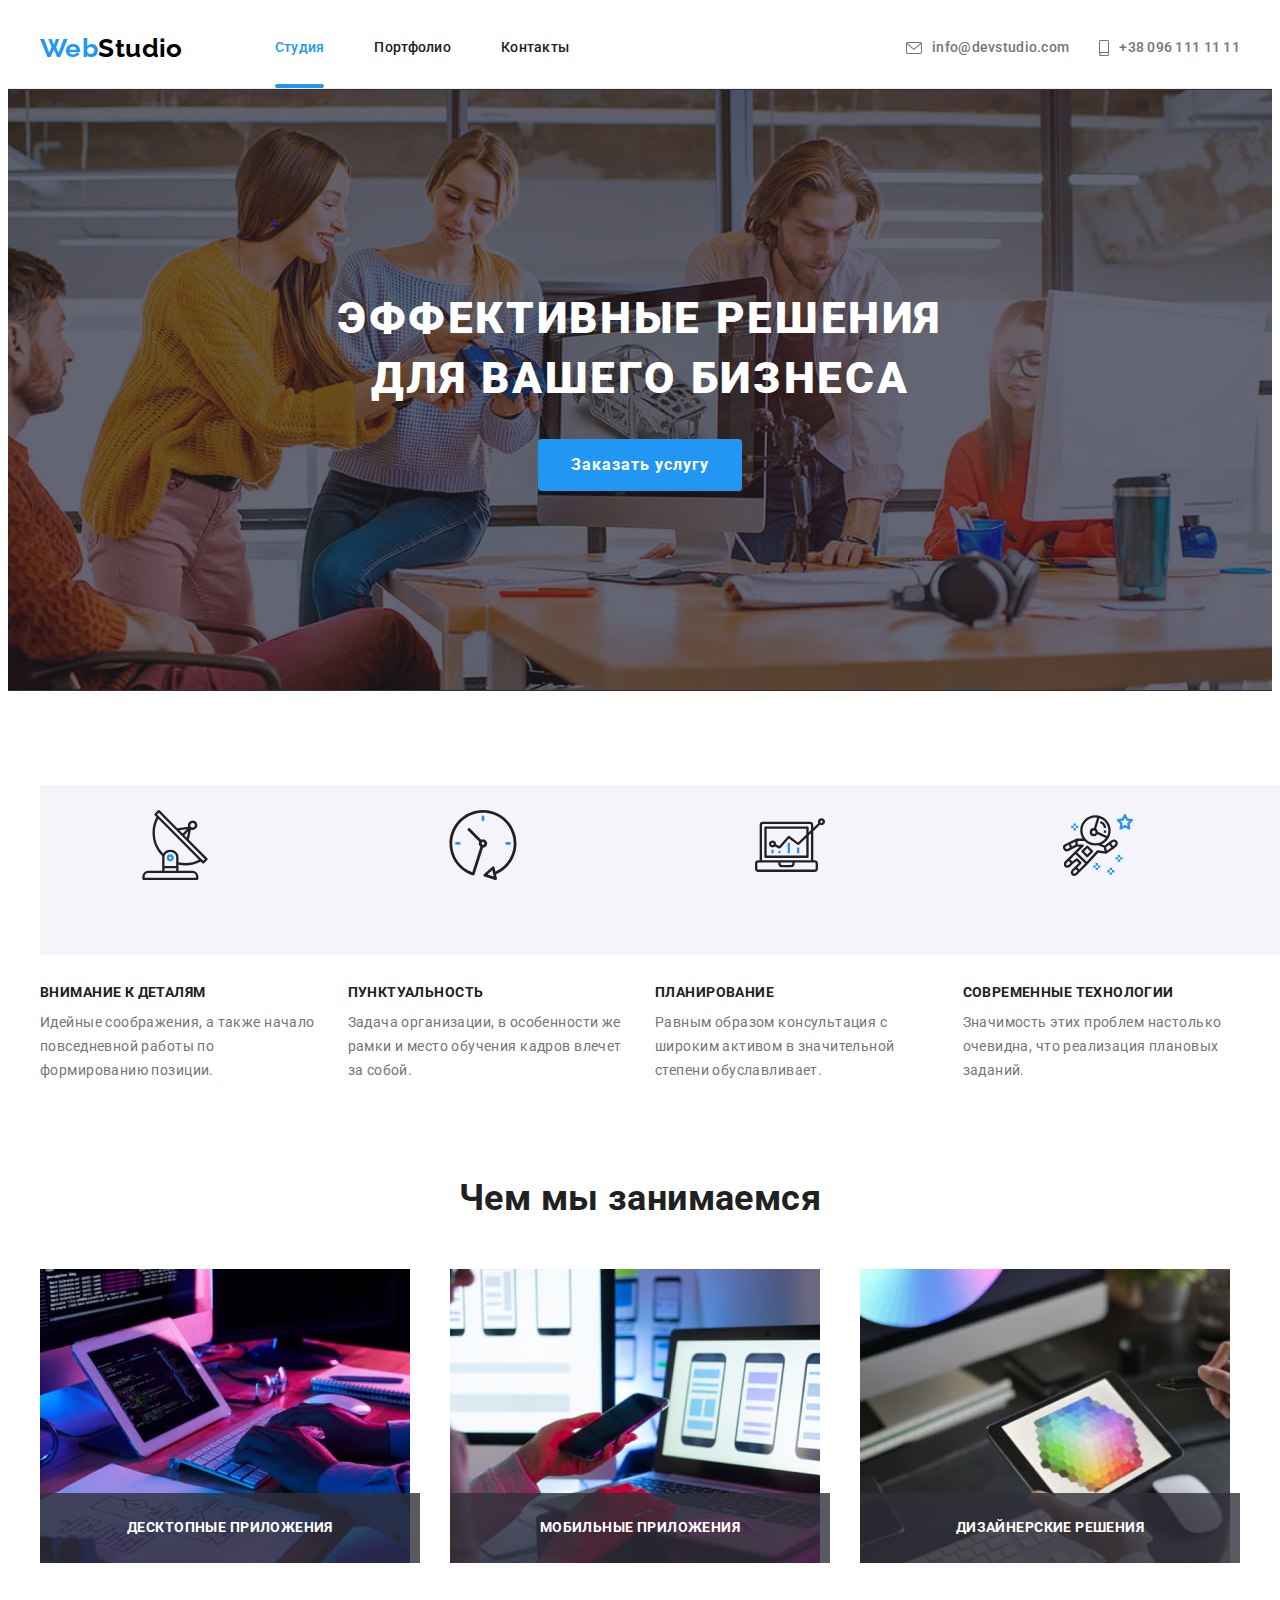
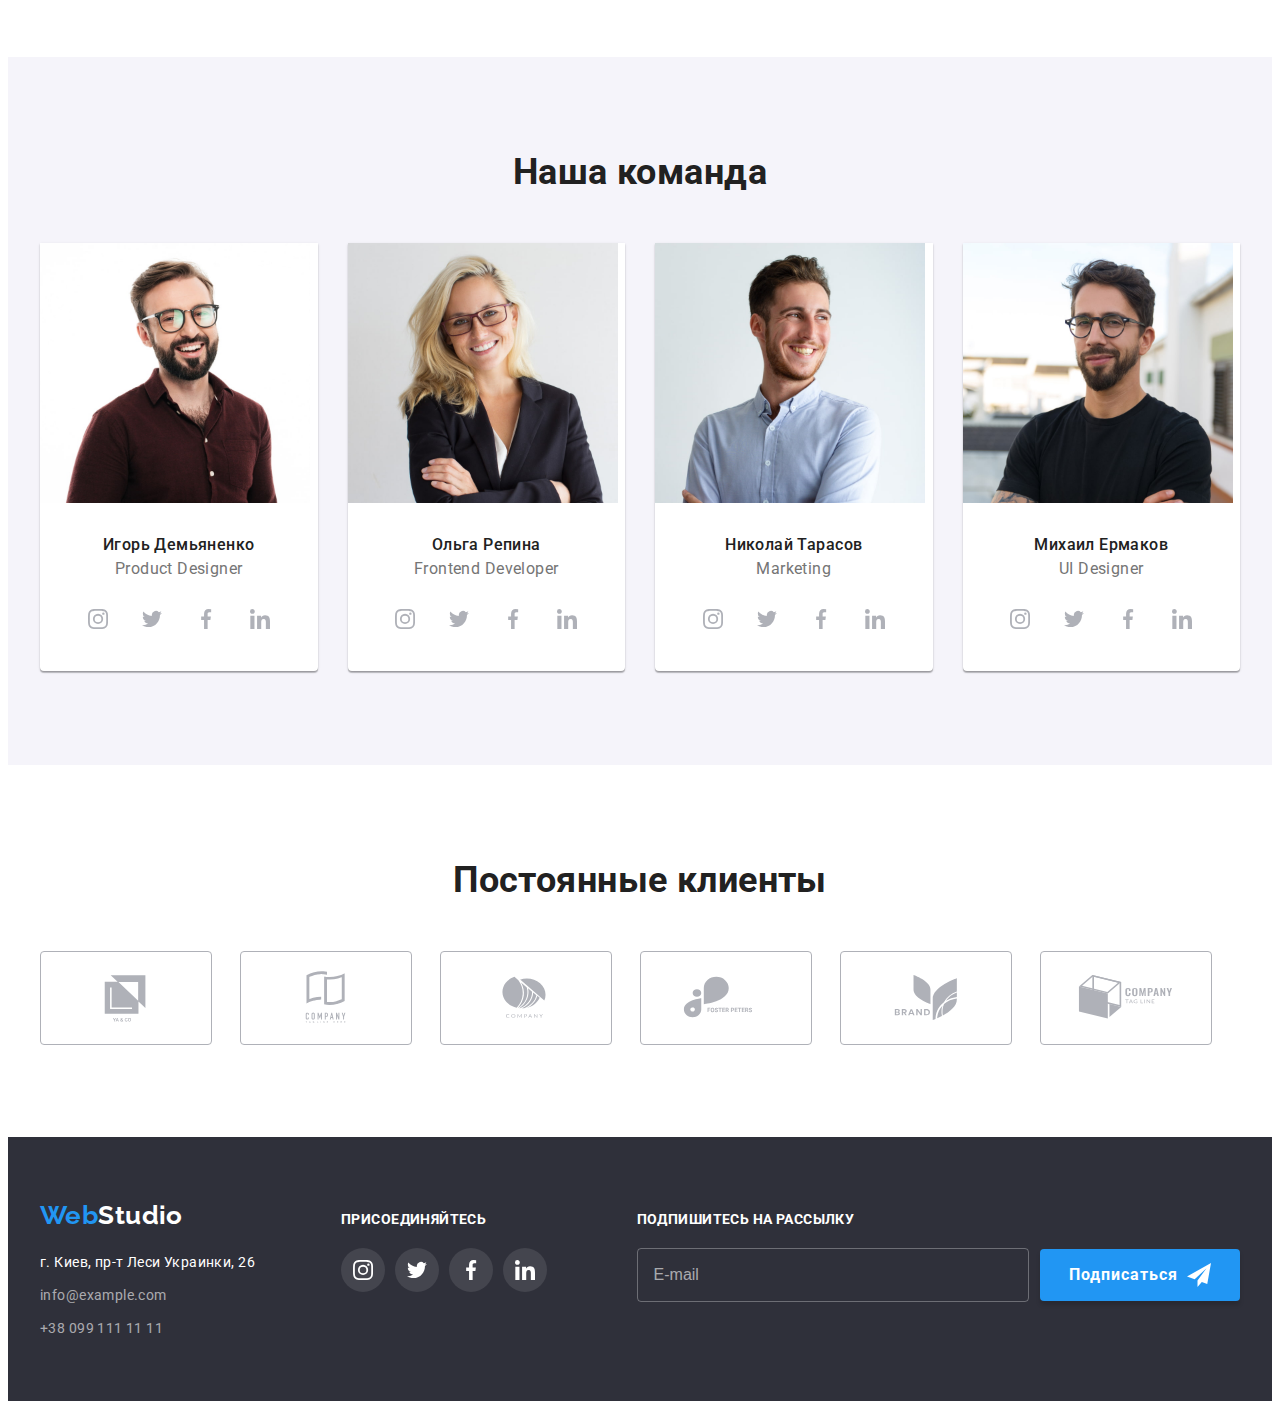
<file: index.html>
<!DOCTYPE html>
<html lang="ru">
<head>
    <meta charset="UTF-8">
    <meta http-equiv="X-UA-Compatible" content="IE=edge">
    <meta name="viewport" content="width=device-width, initial-scale=1.0">
    <title>Студія</title>
    <link rel="preconnect" href="https://fonts.googleapis.com">
    <link rel="preconnect" href="https://fonts.gstatic.com" crossorigin>
    <link href="https://fonts.googleapis.com/css2?family=Raleway:wght@700&family=Roboto:wght@400;500;700;900&display=swap" rel="stylesheet">
    <link 
        rel="stylesheet" 
        href="https://cdnjs.cloudflare.com/ajax/libs/modern-normalize/1.1.0/modern-normalize.min.css" 
        integrity="sha512-wpPYUAdjBVSE4KJnH1VR1HeZfpl1ub8YT/NKx4PuQ5NmX2tKuGu6U/JRp5y+Y8XG2tV+wKQpNHVUX03MfMFn9Q==" 
        crossorigin="anonymous" 
        referrerpolicy="no-referrer" 
    />
    <link rel="stylesheet" href="./css/styles.css">
</head>
<body>
    <!-- Шапка -->
    <header class="page-header">
        <div class="container">
            <nav class="main-nav">
                <!-- Логотип -->
                <a href="./index.html" class="logo link"><span class="begin">Web</span><span class="end">Studio</span></a>

                <!-- Меню -->
                <ul class="site-nav list">
                    <li class="site-nav-item"><a href="./index.html" class="link current">Студия</a></li>
                    <li class="site-nav-item"><a href="./portfolio.html" class="link">Портфолио</a></li>
                    <li class="site-nav-item"><a href="" class="link">Контакты</a></li>
                </ul>
            </nav>

            <!-- Контакты -->
            <ul class="auth-nav list">
                <li class="auth-nav-item">
                    <a href="mailto:info@devstudio.com" class="link">
                        <svg class="auth-nav-icon" width="16" height="12">
                            <use href="./images/icons/icons.svg#icon-envelope"></use>
                        </svg>
                        info@devstudio.com
                    </a>
                </li>
                <li class="auth-nav-item">
                    <a href="tel:+380961111111" class="link">
                        <svg class="auth-nav-icon" width="10" height="16">
                            <use href="./images/icons/icons.svg#icon-smartphone"></use>
                        </svg>
                        +38 096 111 11 11
                    </a>
                </li>
            </ul>
        </div>
    </header>
    
    <main>
        <!-- Герой -->
        <section class="hero">
            <div class="container">
                <h1 class="hero-title">Эффективные решения для вашего бизнеса</h1>
                <button class="hero-btn" type="button" data-modal-open>Заказать услугу</button>
            </div>
        </section> 
       
        <!-- Особенности-->
        <section class="section feature">
            <div class="container">
                <!-- Скрытый заголовок -->
                <h2 class="visually-hidden" tabindex="-1">Особенности</h2>
                <ul class="feature-list list">
                    <li class="feature-list-item">
                        <div class="feature-list-icon-box">
                            <svg class="feature-list-icon" width="70" height="70">
                                <use href="./images/icons/icons.svg#icon-antenna"></use>
                            </svg>
                        </div>
                        <h3 class="feature-list-title">Внимание к деталям</h3>
                        <p class="feature-list-text">Идейные соображения, а также начало повседневной работы по формированию позиции.</p>
                    </li>
                    <li class="feature-list-item">
                        <div class="feature-list-icon-box">
                            <svg class="feature-list-icon" width="70" height="70">
                                <use href="./images/icons/icons.svg#icon-clock"></use>
                            </svg>
                        </div>
                        <h3 class="feature-list-title">Пунктуальность</h3>
                        <p class="feature-list-text">Задача организации, в особенности же рамки и место обучения кадров влечет за собой.</p>
                    </li>
                    <li class="feature-list-item">
                        <div class="feature-list-icon-box">
                            <svg class="feature-list-icon" width="70" height="70">
                                <use href="./images/icons/icons.svg#icon-diagram"></use>
                            </svg>
                        </div>
                        <h3 class="feature-list-title">Планирование</h3>
                        <p class="feature-list-text">Равным образом консультация с широким активом в значительной степени обуславливает.</p>
                    </li>
                    <li class="feature-list-item">
                        <div class="feature-list-icon-box">
                            <svg class="feature-list-icon" width="70" height="70">
                                <use href="./images/icons/icons.svg#icon-astronaut"></use>
                            </svg>
                        </div>
                        <h3 class="feature-list-title">Современные технологии</h3>
                        <p class="feature-list-text">Значимость этих проблем настолько очевидна, что реализация плановых заданий.</p>
                    </li>
                </ul>
            </div>
        </section>

        <!-- Чем мы занимаемся -->
        <section class="section work">
            <div class="container">
                <h2 class="section-title">Чем мы занимаемся</h2>
                <ul class="work-list list">
                    <li class="work-list-item">
                        <img src="./images/what_we_do/desktop_apps.jpg" alt="Написание кода" width="370" />
                        <p class="work-list-item-text">Десктопные приложения</p>
                    </li>
                    <li class="work-list-item">
                        <img src="./images/what_we_do/mobile_apps.jpg" alt="Разработка мобильного приложения" width="370" />
                        <p class="work-list-item-text">Мобильные приложения</p>
                    </li>
                    <li class="work-list-item">
                        <img src="./images/what_we_do/design_solutions.jpg" alt="Работа с графическим планшетом" width="370" />
                        <p class="work-list-item-text">Дизайнерские решения</p>
                    </li>
                </ul>
            </div>
        </section>

        <!-- Наша команда -->
        <section class="section team">
            <div class="container">
                <h2 class="section-title">Наша команда</h2>
                <ul class="team-list list">
                    <li class="team-list-item">
                        <img src="./images/team/product_designer.jpg" alt="Игорь Демьяненко" width="270">
                        <div class="team-list-box">
                            <h3 class="team-list-title">Игорь Демьяненко</h3>
                            <p class="team-list-text" lang="en">Product Designer</p>
                            <ul class="soc-list list">
                                <li class="soc-list-item">
                                    <a href="" class="soc-list-link">
                                        <svg class="soc-list-icon" width="20" height="20">
                                            <use href="./images/icons/icons.svg#icon-instagram"></use>
                                        </svg>
                                    </a>
                                </li>
                                <li class="soc-list-item">
                                    <a href="" class="soc-list-link">
                                        <svg class="soc-list-icon" width="20" height="20">
                                            <use href="./images/icons/icons.svg#icon-twitter"></use>
                                        </svg>
                                    </a>
                                </li>
                                <li class="soc-list-item">
                                    <a href="" class="soc-list-link">
                                        <svg class="soc-list-icon" width="20" height="20">
                                            <use href="./images/icons/icons.svg#icon-facebook"></use>
                                        </svg>
                                    </a>
                                </li>
                                <li class="soc-list-item">
                                    <a href="" class="soc-list-link">
                                        <svg class="soc-list-icon" width="20" height="20">
                                            <use href="./images/icons/icons.svg#icon-linkedin"></use>
                                        </svg>
                                    </a>
                                </li>
                            </ul>
                        </div>
                    </li>
                    <li class="team-list-item">
                        <img src="./images/team/frontend_developer.jpg" alt="Ольга Репина" width="270">
                        <div class="team-list-box">
                            <h3 class="team-list-title">Ольга Репина</h3>
                            <p class="team-list-text" lang="en">Frontend Developer</p>
                            <ul class="soc-list list">
                                <li class="soc-list-item">
                                    <a href="" class="soc-list-link">
                                        <svg class="soc-list-icon" width="20" height="20">
                                            <use href="./images/icons/icons.svg#icon-instagram"></use>
                                        </svg>
                                    </a>
                                </li>
                                <li class="soc-list-item">
                                    <a href="" class="soc-list-link">
                                        <svg class="soc-list-icon" width="20" height="20">
                                            <use href="./images/icons/icons.svg#icon-twitter"></use>
                                        </svg>
                                    </a>
                                </li>
                                <li class="soc-list-item">
                                    <a href="" class="soc-list-link">
                                        <svg class="soc-list-icon" width="20" height="20">
                                            <use href="./images/icons/icons.svg#icon-facebook"></use>
                                        </svg>
                                    </a>
                                </li>
                                <li class="soc-list-item">
                                    <a href="" class="soc-list-link">
                                        <svg class="soc-list-icon" width="20" height="20">
                                            <use href="./images/icons/icons.svg#icon-linkedin"></use>
                                        </svg>
                                    </a>
                                </li>
                            </ul>
                        </div>
                    </li>
                    <li class="team-list-item">
                        <img src="./images/team/marketing.jpg" alt="Николай Тарасов" width="270">
                        <div class="team-list-box">
                            <h3 class="team-list-title">Николай Тарасов</h3>
                            <p class="team-list-text" lang="en">Marketing</p>
                            <ul class="soc-list list">
                                <li class="soc-list-item">
                                    <a href="" class="soc-list-link">
                                        <svg class="soc-list-icon" width="20" height="20">
                                            <use href="./images/icons/icons.svg#icon-instagram"></use>
                                        </svg>
                                    </a>
                                </li>
                                <li class="soc-list-item">
                                    <a href="" class="soc-list-link">
                                        <svg class="soc-list-icon" width="20" height="20">
                                            <use href="./images/icons/icons.svg#icon-twitter"></use>
                                        </svg>
                                    </a>
                                </li>
                                <li class="soc-list-item">
                                    <a href="" class="soc-list-link">
                                        <svg class="soc-list-icon" width="20" height="20">
                                            <use href="./images/icons/icons.svg#icon-facebook"></use>
                                        </svg>
                                    </a>
                                </li>
                                <li class="soc-list-item">
                                    <a href="" class="soc-list-link">
                                        <svg class="soc-list-icon" width="20" height="20">
                                            <use href="./images/icons/icons.svg#icon-linkedin"></use>
                                        </svg>
                                    </a>
                                </li>
                            </ul>
                        </div>
                    </li>
                    <li class="team-list-item">
                        <img src="./images/team/ui_designer.jpg" alt="Михаил Ермаков" width="270">
                        <div class="team-list-box">
                            <h3 class="team-list-title">Михаил Ермаков</h3>
                            <p class="team-list-text" lang="en">UI Designer</p>
                            <ul class="soc-list list">
                                <li class="soc-list-item">
                                    <a href="" class="soc-list-link">
                                        <svg class="soc-list-icon" width="20" height="20">
                                            <use href="./images/icons/icons.svg#icon-instagram"></use>
                                        </svg>
                                    </a>
                                </li>
                                <li class="soc-list-item">
                                    <a href="" class="soc-list-link">
                                        <svg class="soc-list-icon" width="20" height="20">
                                            <use href="./images/icons/icons.svg#icon-twitter"></use>
                                        </svg>
                                    </a>
                                </li>
                                <li class="soc-list-item">
                                    <a href="" class="soc-list-link">
                                        <svg class="soc-list-icon" width="20" height="20">
                                            <use href="./images/icons/icons.svg#icon-facebook"></use>
                                        </svg>
                                    </a>
                                </li>
                                <li class="soc-list-item">
                                    <a href="" class="soc-list-link">
                                        <svg class="soc-list-icon" width="20" height="20">
                                            <use href="./images/icons/icons.svg#icon-linkedin"></use>
                                        </svg>
                                    </a>
                                </li>
                            </ul>
                        </div>
                    </li>
                </ul>
            </div>
        </section>

        <!-- Клиенты -->
        <section class="section client">
            <div class="container">
                <h2 class="section-title">Постоянные клиенты</h2>
                <ul class="client-list list">
                    <li class="client-list-item">
                        <a href="" class="client-list-link link">
                            <svg class="client-list-icon" width="106" height="60">
                                <use href="./images/icons/icons.svg#icon-logo-client-1"></use>
                            </svg>
                        </a>
                    </li>
                    <li class="client-list-item">
                        <a href="" class="client-list-link link">
                            <svg class="client-list-icon" width="106" height="60">
                                <use href="./images/icons/icons.svg#icon-logo-client-2"></use>
                            </svg>
                        </a>
                    </li>
                    <li class="client-list-item">
                        <a href="" class="client-list-link link">
                            <svg class="client-list-icon" width="106" height="60">
                                <use href="./images/icons/icons.svg#icon-logo-client-3"></use>
                            </svg>
                        </a>
                    </li>
                    <li class="client-list-item">
                        <a href="" class="client-list-link link">
                            <svg class="client-list-icon" width="106" height="60">
                                <use href="./images/icons/icons.svg#icon-logo-client-4"></use>
                            </svg>
                        </a>
                    </li>
                    <li class="client-list-item">
                        <a href="" class="client-list-link link">
                            <svg class="client-list-icon" width="106" height="60">
                                <use href="./images/icons/icons.svg#icon-logo-client-5"></use>
                            </svg>
                        </a>
                    </li>
                    <li class="client-list-item">
                        <a href="" class="client-list-link link">
                            <svg class="client-list-icon" width="106" height="60">
                                <use href="./images/icons/icons.svg#icon-logo-client-6"></use>
                            </svg>
                        </a>
                    </li>
                </ul>
            </div>
        </section>
    </main>

    <!-- Подвал -->
    <footer class="footer">
        <div class="container">
            <div class="footer-address">
                <a href="./index.html" class="logo link">
                    <span class="begin">Web</span><span class="end">Studio</span>
                </a>
                <address>
                    <ul class="address-list list">
                        <li class="address-list-item">
                            <a 
                                href="https://goo.gl/maps/rt93yuFwvWHYuNVY6" 
                                class="address link" 
                                target="_blank" 
                                rel="noreferrer noopener">
                                г. Киев, пр-т Леси Украинки, 26
                            </a>
                        </li>
                        <li class="address-list-item">
                            <a href="mailto:info@example.com" class="link">info@example.com</a>
                        </li>
                        <li class="address-list-item">
                            <a href="tel:+380991111111" class="link">+38 099 111 11 11</a>
                        </li>
                    </ul>
                </address>
            </div>
            <div class="footer-soc">
                <h2 class="footer-soc-title">присоединяйтесь</h2>
                <ul class="footer-soc-list list">
                    <li class="footer-soc-item">
                        <a href="" class="footer-soc-link">
                            <svg class="footer-soc-icon" width="20" height="20">
                                <use href="./images/icons/icons.svg#icon-instagram"></use>
                            </svg>
                        </a>
                    </li>
                    <li class="footer-soc-item">
                        <a href="" class="footer-soc-link">
                            <svg class="footer-soc-icon" width="20" height="20">
                                <use href="./images/icons/icons.svg#icon-twitter"></use>
                            </svg>
                        </a>
                    </li>
                    <li class="footer-soc-item">
                        <a href="" class="footer-soc-link">
                            <svg class="footer-soc-icon" width="20" height="20">
                                <use href="./images/icons/icons.svg#icon-facebook"></use>
                            </svg>
                        </a>
                    </li>
                    <li class="footer-soc-item">
                        <a href="" class="footer-soc-link">
                            <svg class="footer-soc-icon" width="20" height="20">
                                <use href="./images/icons/icons.svg#icon-linkedin"></use>
                            </svg>
                        </a>
                    </li>
                </ul>
            </div>
            <div class="footer-form">
                <form class="footer-mailing-form">
                    <label class="footer-form-lable" for="mail">Подпишитесь на рассылку</label>
                    <input class="footer-form-input" type="email" name="mail" id="mail" placeholder="E-mail">
                    <button class="footer-form-btn" type="submit">
                        Подписаться
                        <svg class="footer-btn-icon" width="24" height="24">
                            <use href="./images/icons/icons.svg#icon-send"></use>
                        </svg>
                    </button>
                </form>
            </div>
        </div>
    </footer>

    <!-- Модалка -->
    <div class="backdrop is-hidden" data-modal>
        <div class="modal">
            <button class="modal-close-btn" type="button" data-modal-close>
                <svg class="modal-close-btn-icon" width="18" height="18">
                    <use href="./images/icons/icons.svg#icon-close-black-18dp"></use>
                </svg>
            </button>
            <b class="modal-text">Оставьте свои данные, мы вам перезвоним</b>
            <form class="modal-form">
                <div class="modal-field">
                    <label class="modal-lable" for="user-name">Имя</label>
                    <div class="modal-input-thumb">
                        <input class="modal-input" type="text" name="user-name" id="user-name">
                        <span class="modal-input-icon">
                            <svg width="18" height="18">
                                <use href="./images/icons/icons.svg#icon-person-black-18dp"></use>
                            </svg>
                        </span>
                    </div>
                </div>
                <div class="modal-field">
                    <label class="modal-lable" for="user-tel">Телефон</label>
                    <div class="modal-input-thumb">
                        <input class="modal-input" type="tel" name="user-tel" id="user-tel">
                        <span class="modal-input-icon">
                            <svg width="18" height="18">
                                <use href="./images/icons/icons.svg#icon-phone-black-18dp"></use>
                            </svg>
                        </span>
                    </div>
                </div>
                <div class="modal-field">
                    <label class="modal-lable" for="user-mail">Почта</label>
                    <div class="modal-input-thumb">
                        <input class="modal-input" type="email" name="user-mail" id="user-mail">
                        <span class="modal-input-icon">
                            <svg width="18" height="18">
                                <use href="./images/icons/icons.svg#icon-email-black-18dp"></use>
                            </svg>
                        </span>
                    </div>
                </div>
                <div class="modal-field">
                    <label class="modal-lable" for="modal-textarea">Комментарий</label>
                    <textarea 
                        class="modal-textarea" 
                        name="modal-textarea" 
                        id="modal-textarea" 
                        placeholder="Введите текст"
                    ></textarea>
                </div>
                <div class="modal-field">
                    <input 
                        class="modal-checkbox visually-hidden" 
                        type="checkbox" 
                        name="modal-checkbox" 
                        id="modal-checkbox"
                    >                    
                    <label class="modal-checkbox-lable" for="modal-checkbox"
                        ><span class="modal-checkbox-span">
                            <svg class="modal-checkbox-icon" width="13" height="12">
                                <use href="./images/icons/icons.svg#icon-check"></use>
                            </svg>
                        </span>
                        Соглашаюсь с рассылкой и принимаю&nbsp
                        <a href="" class="modal-checkbox-link">Условия договора</a>
                    </label>
                </div>
                <button class="modal-submit-btn" type="submit">Отправить</button>
            </form>
        </div>
    </div>
    <script src="./js/modal.js"></script>
 </body>
</html>
</file>
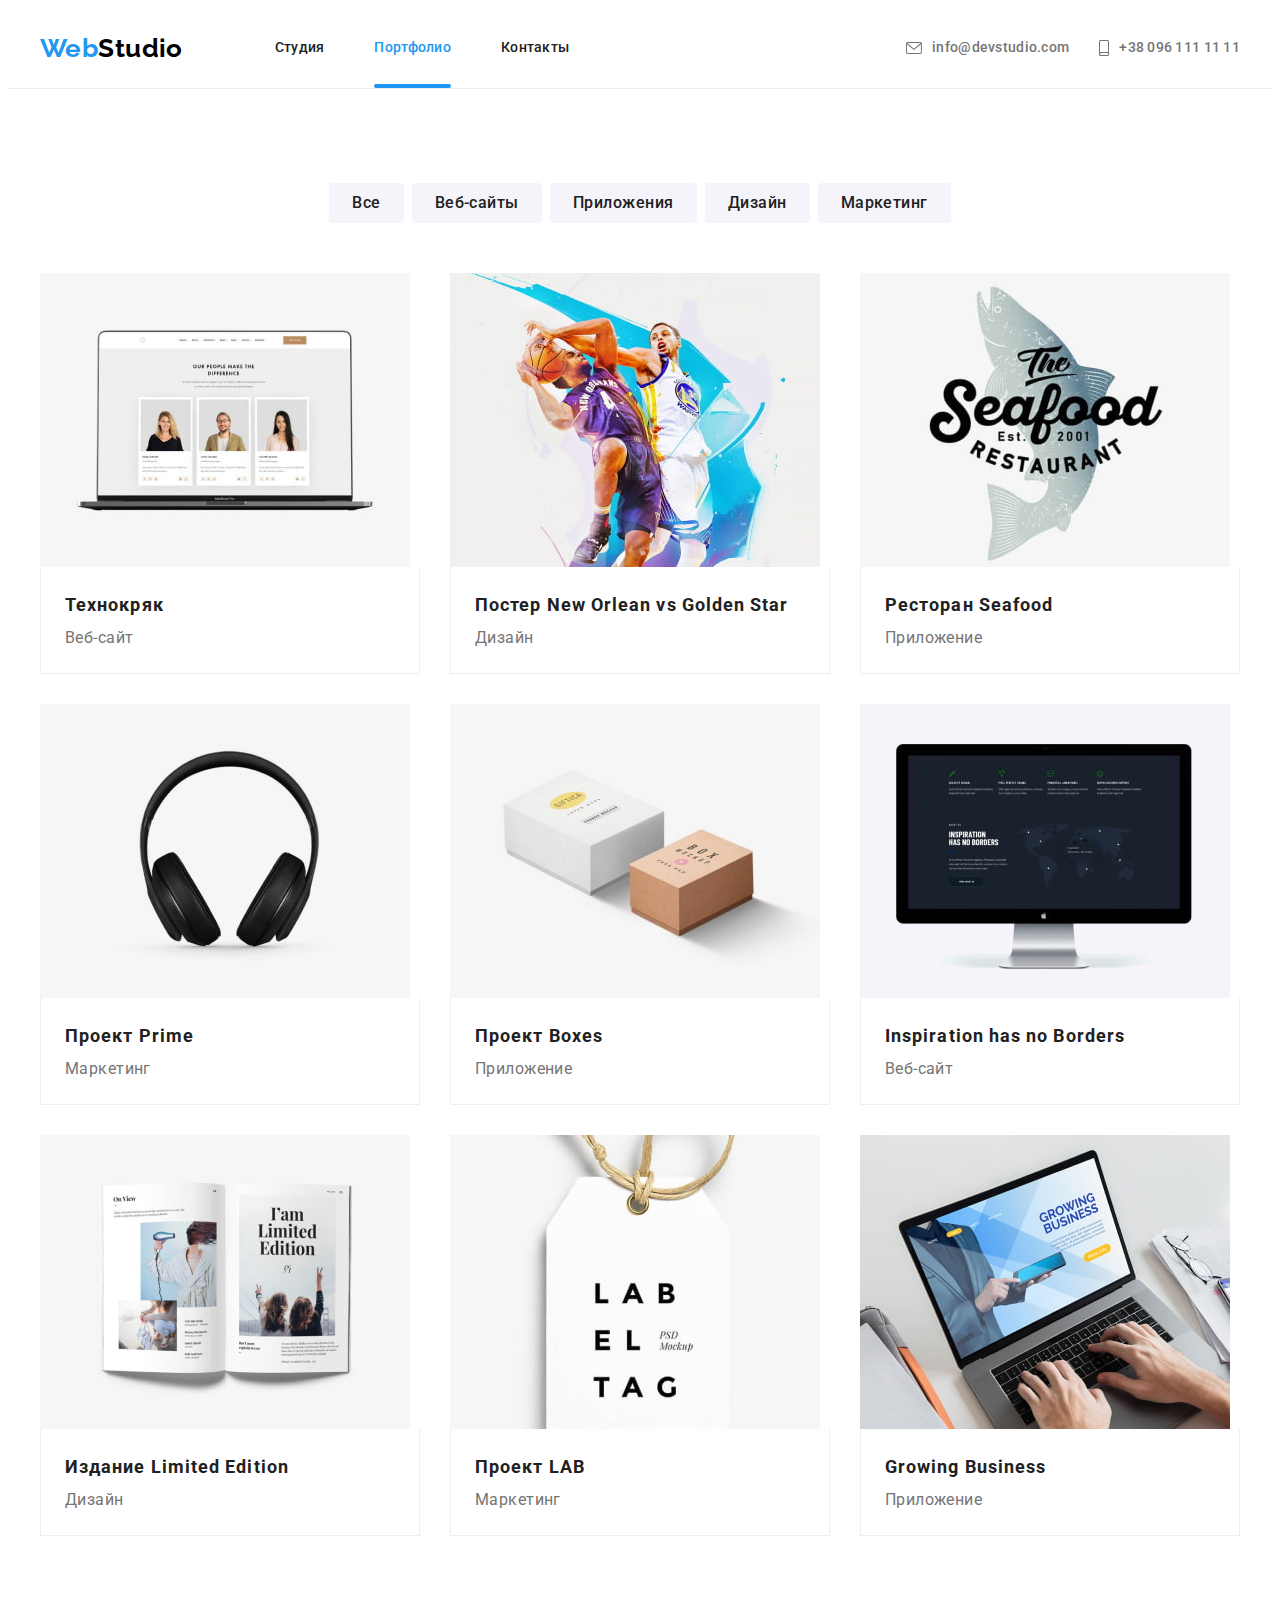
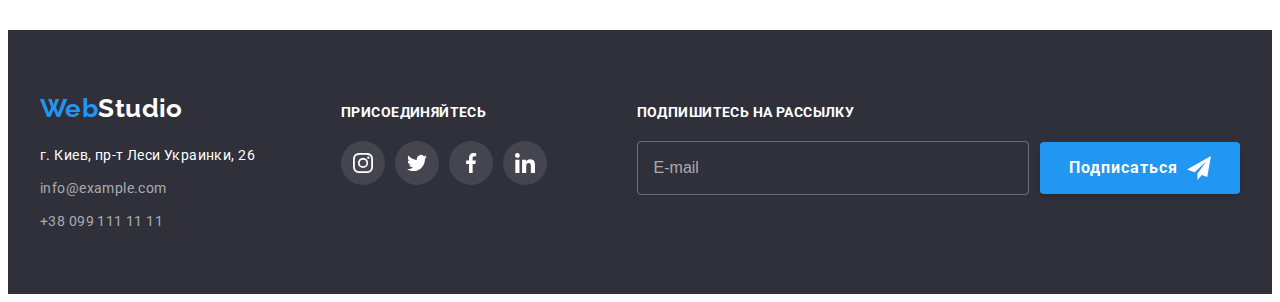
<file: portfolio.html>
<!DOCTYPE html>
<html lang="ru">
<head>
    <meta charset="UTF-8">
    <meta http-equiv="X-UA-Compatible" content="IE=edge">
    <meta name="viewport" content="width=device-width, initial-scale=1.0">
    <title>Студія</title>
    <link rel="preconnect" href="https://fonts.googleapis.com">
    <link rel="preconnect" href="https://fonts.gstatic.com" crossorigin>
    <link href="https://fonts.googleapis.com/css2?family=Raleway:wght@700&family=Roboto:wght@400;500;700;900&display=swap" rel="stylesheet">
    <link 
        rel="stylesheet" 
        href="https://cdnjs.cloudflare.com/ajax/libs/modern-normalize/1.1.0/modern-normalize.min.css" 
        integrity="sha512-wpPYUAdjBVSE4KJnH1VR1HeZfpl1ub8YT/NKx4PuQ5NmX2tKuGu6U/JRp5y+Y8XG2tV+wKQpNHVUX03MfMFn9Q==" 
        crossorigin="anonymous" 
        referrerpolicy="no-referrer" 
    />
    <link rel="stylesheet" href="./css/styles.css">
</head>
<body>
    <!-- Шапка -->
    <header class="page-header">
        <div class="container">
            <nav class="main-nav">
                <!-- Логотип -->
                <a href="./index.html" class="logo link"><span class="begin">Web</span><span class="end">Studio</span></a>

                <!-- Меню -->
                <ul class="site-nav list">
                    <li class="site-nav-item"><a href="./index.html" class="link">Студия</a></li>
                    <li class="site-nav-item"><a href="./portfolio.html" class="link current">Портфолио</a></li>
                    <li class="site-nav-item"><a href="" class="link">Контакты</a></li>
                </ul>
            </nav>

            <!-- Контакты -->
            <ul class="auth-nav list">
                <li class="auth-nav-item">
                    <a href="mailto:info@devstudio.com" class="link">
                        <svg class="auth-nav-icon" width="16" height="12">
                            <use href="./images/icons/icons.svg#icon-envelope"></use>
                        </svg>
                        info@devstudio.com
                    </a>
                </li>
                <li class="auth-nav-item">
                    <a href="tel:+380961111111" class="link">
                        <svg class="auth-nav-icon" width="10" height="16">
                            <use href="./images/icons/icons.svg#icon-smartphone"></use>
                        </svg>
                        +38 096 111 11 11
                    </a>
                </li>
            </ul>
        </div>
    </header>
    
    <main>
        <!-- Портфолио -->
        <section class="section portfolio">
            <div class="container">
                <!-- Скрытый заголовок -->
                <h1 class="visually-hidden" tabindex="-1">Портфолио</h1>
                <!-- Фильтр -->
                <ul class="filter-list list">
                    <li class="filter-list-item"><button class="filter-list-btn" type="button">Все</button></li>
                    <li class="filter-list-item"><button class="filter-list-btn" type="button">Веб-сайты</button></li>
                    <li class="filter-list-item"><button class="filter-list-btn" type="button">Приложения</button></li>
                    <li class="filter-list-item"><button class="filter-list-btn" type="button">Дизайн</button></li>
                    <li class="filter-list-item"><button class="filter-list-btn" type="button">Маркетинг</button></li>
                </ul>
                <!-- Проекты -->
                <ul class="projects-list list">
                    <li class="projects-list-item">
                        <a href="" class="projects-list-link link">
                            <div class="projects-list-cover-wrap">
                                <img src="./images/portfolio/technoquack-site.jpg" alt="Ноутбук" width="370">
                                <p class="projects-list-cover-text">Ресурс предлагает комплексные предложения с разным уровнем функционала и сервисов. Все это позволит посетителю получить исчерпывающие сведения о компании или частном лице.</p>
                            </div>
                            <div class="projects-list-box">
                                <h2 class="projects-list-title">Технокряк</h2>
                                <p class="projects-list-text">Веб-сайт</p>
                            </div>
                        </a>
                    </li>
                    <li class="projects-list-item">
                        <a href="" class="projects-list-link link">
                            <div class="projects-list-cover-wrap">
                                <img src="./images/portfolio/poster-design.jpg" alt="Постер с баскетболистами" width="370">
                                <p class="projects-list-cover-text">Ресурс предлагает комплексные предложения с разным уровнем функционала и сервисов. Все это позволит посетителю получить исчерпывающие сведения о компании или частном лице.</p>
                            </div>
                            <div class="projects-list-box">
                                <h2 class="projects-list-title">Постер New Orlean vs Golden Star</h2>
                                <p class="projects-list-text">Дизайн</p>
                            </div>
                        </a>
                    </li>
                    <li class="projects-list-item">
                        <a href="" class="projects-list-link link">
                            <div class="projects-list-cover-wrap">
                                <img src="./images/portfolio/restaurant-app.jpg" alt="Логотип ресторана" width="370">
                                <p class="projects-list-cover-text">Ресурс предлагает комплексные предложения с разным уровнем функционала и сервисов. Все это позволит посетителю получить исчерпывающие сведения о компании или частном лице.</p>
                            </div>
                            <div class="projects-list-box">
                                <h2 class="projects-list-title">Ресторан Seafood</h2>
                                <p class="projects-list-text">Приложение</p>
                            </div>
                        </a>
                    </li>
                    <li class="projects-list-item">
                        <a href="" class="projects-list-link link">
                            <div class="projects-list-cover-wrap">
                                <img src="./images/portfolio/prime-marketing.jpg" alt="Наушники" width="370">
                                <p class="projects-list-cover-text">Ресурс предлагает комплексные предложения с разным уровнем функционала и сервисов. Все это позволит посетителю получить исчерпывающие сведения о компании или частном лице.</p>
                            </div>
                            <div class="projects-list-box">
                                <h2 class="projects-list-title">Проект Prime</h2>
                                <p class="projects-list-text">Маркетинг</p>
                            </div>
                        </a>
                    </li>
                    <li class="projects-list-item">
                        <a href="" class="projects-list-link link">
                            <div class="projects-list-cover-wrap">
                                <img src="./images/portfolio/boxes-app.jpg" alt="Две коробки" width="370">
                                <p class="projects-list-cover-text">Ресурс предлагает комплексные предложения с разным уровнем функционала и сервисов. Все это позволит посетителю получить исчерпывающие сведения о компании или частном лице.</p>
                            </div>
                            <div class="projects-list-box">
                                <h2 class="projects-list-title">Проект Boxes</h2>
                                <p class="projects-list-text">Приложение</p>
                            </div>
                        </a>
                    </li>
                    <li class="projects-list-item">
                        <a href="" class="projects-list-link link">
                            <div class="projects-list-cover-wrap">
                                <img src="./images/portfolio/inspiration-site.jpg" alt="Монитор" width="370">
                                <p class="projects-list-cover-text">Ресурс предлагает комплексные предложения с разным уровнем функционала и сервисов. Все это позволит посетителю получить исчерпывающие сведения о компании или частном лице.</p>
                            </div>
                            <div class="projects-list-box">
                                <h2 class="projects-list-title" lang="en">Inspiration has no Borders</h2>
                                <p class="projects-list-text">Веб-сайт</p>
                            </div>
                        </a>
                    </li>
                    <li class="projects-list-item">
                        <a href="" class="projects-list-link link">
                            <div class="projects-list-cover-wrap">
                                <img src="./images/portfolio/ed-design.jpg" alt="Книга" width="370">
                                <p class="projects-list-cover-text">Ресурс предлагает комплексные предложения с разным уровнем функционала и сервисов. Все это позволит посетителю получить исчерпывающие сведения о компании или частном лице.</p>
                            </div>
                            <div class="projects-list-box">
                                <h2 class="projects-list-title">Издание Limited Edition</h2>
                                <p class="projects-list-text">Дизайн</p>
                            </div>
                        </a>
                    </li>
                    <li class="projects-list-item">
                        <a href="" class="projects-list-link link">
                            <div class="projects-list-cover-wrap">
                                <img src="./images/portfolio/lab-marketing.jpg" alt="Бирка" width="370">
                                <p class="projects-list-cover-text">Ресурс предлагает комплексные предложения с разным уровнем функционала и сервисов. Все это позволит посетителю получить исчерпывающие сведения о компании или частном лице.</p>
                            </div>
                            <div class="projects-list-box">
                                <h2 class="projects-list-title">Проект LAB</h2>
                                <p class="projects-list-text">Маркетинг</p>
                            </div>
                        </a>
                    </li>
                    <li class="projects-list-item">
                        <a href="" class="projects-list-link link">
                            <div class="projects-list-cover-wrap">
                                <img src="./images/portfolio/growing-business-app.jpg" alt="Работа с ноутбуком" width="370">
                                <p class="projects-list-cover-text">Ресурс предлагает комплексные предложения с разным уровнем функционала и сервисов. Все это позволит посетителю получить исчерпывающие сведения о компании или частном лице.</p>
                            </div>
                            <div class="projects-list-box">
                                <h2 class="projects-list-title" lang="en">Growing Business</h2>
                                <p class="projects-list-text">Приложение</p>
                            </div>
                        </a>
                    </li>
                </ul>
            </div>
        </section>
    </main>

    <!-- Подвал -->
    <footer class="footer">
        <div class="container">
            <div class="footer-address">
                <a href="./index.html" class="logo link">
                    <span class="begin">Web</span><span class="end">Studio</span>
                </a>
                <address>
                    <ul class="address-list list">
                        <li class="address-list-item">
                            <a 
                                href="https://goo.gl/maps/rt93yuFwvWHYuNVY6" 
                                class="address link" 
                                target="_blank" 
                                rel="noreferrer noopener">
                                г. Киев, пр-т Леси Украинки, 26
                            </a>
                        </li>
                        <li class="address-list-item">
                            <a href="mailto:info@example.com" class="link">info@example.com</a>
                        </li>
                        <li class="address-list-item">
                            <a href="tel:+380991111111" class="link">+38 099 111 11 11</a>
                        </li>
                    </ul>
                </address>
            </div>
            <div class="footer-soc">
                <h2 class="footer-soc-title">присоединяйтесь</h2>
                <ul class="footer-soc-list list">
                    <li class="footer-soc-item">
                        <a href="" class="footer-soc-link">
                            <svg class="footer-soc-icon" width="20" height="20">
                                <use href="./images/icons/icons.svg#icon-instagram"></use>
                            </svg>
                        </a>
                    </li>
                    <li class="footer-soc-item">
                        <a href="" class="footer-soc-link">
                            <svg class="footer-soc-icon" width="20" height="20">
                                <use href="./images/icons/icons.svg#icon-twitter"></use>
                            </svg>
                        </a>
                    </li>
                    <li class="footer-soc-item">
                        <a href="" class="footer-soc-link">
                            <svg class="footer-soc-icon" width="20" height="20">
                                <use href="./images/icons/icons.svg#icon-facebook"></use>
                            </svg>
                        </a>
                    </li>
                    <li class="footer-soc-item">
                        <a href="" class="footer-soc-link">
                            <svg class="footer-soc-icon" width="20" height="20">
                                <use href="./images/icons/icons.svg#icon-linkedin"></use>
                            </svg>
                        </a>
                    </li>
                </ul>
            </div>
            <div class="footer-form">
                <form class="footer-mailing-form">
                    <label class="footer-form-lable" for="mail">Подпишитесь на рассылку</label>
                    <input class="footer-form-input" type="email" name="mail" id="mail" placeholder="E-mail">
                    <button class="footer-form-btn" type="submit">
                        Подписаться
                        <svg class="footer-btn-icon" width="24" height="24">
                            <use href="./images/icons/icons.svg#icon-send"></use>
                        </svg>
                    </button>
                </form>
            </div>
        </div>
    </footer>
 </body>
</html>
</file>
<file: css/styles.css>
:root {
  --main-text-color: #212121;
  --secondary-text-color: #757575;
  --white-text-color: #ffffff;
  --primary-bg-color: #ffffff;
  --accent-color: #2196f3;
  --icon-color: #afb1b8;
  --timing-function: cubic-bezier(0.4, 0, 0.2, 1);
}

p,
h1,
h2,
h3,
h4,
h5,
h6 {
  margin: 0;
}

button {
  cursor: pointer;
}

img {
  display: block;
  max-width: 100%;
  height: auto;
}

body {
  font-family: 'Roboto', sans-serif;
  color: var(--main-text-color);
  font-size: 14px;
  line-height: 1.14;
  letter-spacing: 0.03em;
  background-color: var(--primary-bg-color);
}

.list {
  margin: 0;
  padding: 0;
  list-style: none;
}

.link {
  color: currentColor;
  text-decoration: none;
}

.visually-hidden {
  position: absolute;
  white-space: nowrap;
  width: 1px;
  height: 1px;
  overflow: hidden;
  border: 0;
  padding: 0;
  clip: rect(0 0 0 0);
  clip-path: inset(50%);
  margin: -1px;
}

.is-hidden {
  visibility: hidden;
  opacity: 0;
  pointer-events: none;
}

.container {
  width: 1200px;
  padding-left: 15px;
  padding-right: 15px;
  margin: 0 auto;
}

/* --------------------HEADER-------------------- */
.page-header {
  padding-top: 20px;
  padding-bottom: 0px;
  border-bottom: 1px solid #ececec;
}

.page-header .container {
  display: flex;
  align-items: center;
  justify-content: space-between;
}

.site-nav {
  display: flex;
}

/* logo */
.logo {
  font-family: 'Raleway', sans-serif;
  font-weight: 700;
  font-size: 26px;
  line-height: 1.19;
}

.logo .begin {
  color: var(--accent-color);
}

.logo .end {
  color: #000000;
}

.page-header .logo {
  padding-bottom: 20px;
}

/* site-nav */
.main-nav {
  display: flex;
  align-items: center;
}

.site-nav {
  margin-left: 92px;
}

.site-nav-item:not(:last-child) {
  margin-right: 50px;
}

.site-nav .link {
  display: block;
  padding-top: 12px;
  padding-bottom: 12px;

  font-weight: 500;
  letter-spacing: 0.02em;

  transition: color 250ms var(--timing-function);
}

/* .site-nav .link.current, */
.site-nav .link:hover,
.site-nav .link:focus {
  color: var(--accent-color);
}

.site-nav .link.current {
  color: var(--accent-color);
  padding-bottom: 0;
}

.site-nav .link.current::after {
  content: "";
  display: flex;
  width: 100%;
  height: 4px;
  margin-top: 28px;
  border-radius: 2px;
  background-color: var(--accent-color);
}

/* auth-nav */
.auth-nav {
  display: flex;
  padding-bottom: 20px;
}

.auth-nav-item + .auth-nav-item {
  margin-left: 30px;
}

.auth-nav .link {
  display: flex;
  align-items: center;
  padding-top: 12px;
  padding-bottom: 12px;

  font-weight: 500;
  letter-spacing: 0.02em;
  color: var(--secondary-text-color);

  transition: color 250ms var(--timing-function);
}

.auth-nav-icon {
  fill: currentColor;
  margin-right: 10px;
}

.auth-nav .link:hover,
.auth-nav .link:focus {
  color: var(--accent-color);
}

/* --------------------MAIN-------------------- */

/* Герой */

.hero {
  background-color: #2f303a;
  background-image: linear-gradient(#2f303a66, #2f303a66), url(../images/Hero-bg.jpg);
  background-repeat: no-repeat;
  background-position: center;
  background-size: auto;
  padding-top: 200px;
  padding-bottom: 200px;

  text-align: center;
}

.hero-title {
  max-width: 696px;
  margin-left: auto;
  margin-right: auto;
  margin-bottom: 30px;

  font-weight: 900;
  font-size: 44px;
  line-height: 1.36;
  letter-spacing: 0.06em;
  text-transform: uppercase;
  color: var(--white-text-color);
}

.hero-btn,
.modal-submit-btn,
.footer-form-btn {
  display: inline-block;
  min-width: 200px;
  padding: 10px 32px;
  border-radius: 4px;
  border: 1px solid transparent;

  font-family: inherit;
  font-weight: 700;
  font-size: 16px;
  line-height: 1.88;
  letter-spacing: 0.06em;
  text-align: center;
  color: var(--white-text-color);
  background: var(--accent-color);

  transition: background 250ms var(--timing-function);
}

.hero-btn:hover,
.hero-btn:focus,
.modal-submit-btn:hover,
.modal-submit-btn:focus,
.footer-form-btn:hover,
.footer-form-btn:focus {
  background: #188ce8;
}

/* Секции */
.section {
  padding-top: 94px;
  padding-bottom: 94px;
}

.section-title {
  margin-bottom: 50px;

  font-size: 36px;
  line-height: 1.17;
  text-align: center;
}

/* Особенности */
.feature-list {
  display: flex;
}

.feature-list-item {
  width: calc((100% - 3 * 30px) / 4);
  margin-right: 30px;
}

.feature-list-item:last-child {
  margin-right: 0;
}

.feature-list-icon-box {
  width: 270px;
  height: 120px;
  margin-bottom: 30px;
  padding: 25px 100px;

  background-color: #f5f4fa;
}

.feature-list-title {
  margin-bottom: 10px;

  font-size: 14px;
  text-transform: uppercase;
}

.feature-list-text {
  line-height: 1.71;
  color: var(--secondary-text-color);
}

/* Чем мы занимаемся */
.section.work {
  padding-top: 0;
}

.work-list {
  display: flex;
}

.work-list-item {
  position: relative;
  width: calc((100% - 2 * 30px) / 3);
  margin-right: 30px;
}

.work-list-item:last-child {
  margin-right: 0;
}

.work-list-item-text {
  position: absolute;
  bottom: 0;
  left: 0;
  display: flex;
  justify-content: center;
  align-items: center;
  width: 100%;
  height: 70px;
  
  font-weight: 700;
  text-transform: uppercase;

  color: #FFFFFF;
  background-color: #2F303ACC;
}

/* Наша команда */
.team {
  background-color: #f5f4fa;
}

.team-list {
  display: flex;
}

.team-list-item {
  width: calc((100% - 3 * 30px) / 4);
  margin-right: 30px;

  background-color: #ffffff;

  border-radius: 0px 0px 4px 4px;
  box-shadow: 0px 1px 3px rgba(0, 0, 0, 0.12), 0px 1px 1px rgba(0, 0, 0, 0.14),
    0px 2px 1px rgba(0, 0, 0, 0.2);
}

.team-list-item:last-child {
  margin-right: 0;
}

.team-list-box {
  padding-top: 30px;
  padding-bottom: 30px;
}

.team-list-title {
  font-weight: 500;
  font-size: 16px;
  line-height: 1.5;
  text-align: center;
}

.team-list-text {
  font-size: 16px;
  line-height: 1.5;
  text-align: center;
  color: var(--secondary-text-color);
}

.soc-list {
  display: flex;
  justify-content: center;
  margin-top: 16px;
}

.soc-list-item {
  width: 44px;
  height: 44px;
  margin-right: 10px;
}

.soc-list-item:last-child {
  margin-right: 0;
}

.soc-list-link {
  display: flex;
  align-items: center;
  justify-content: center;
  width: 100%;
  height: 100%;
  border-radius: 50%;
  background-color: var(--primary-bg-color);
  color: var(--icon-color);

  transition: background 250ms var(--timing-function),
              color 250ms var(--timing-function);
}

.soc-list-icon {
  fill: currentColor;
}

.soc-list-link:hover,
.soc-list-link:focus {
  background-color: var(--accent-color);
  color: var(--white-text-color);
}

/* Клиенты */

.client-list {
  display: flex;
}

.client-list-item {
  width: 170px;
  height: 92px;
  margin-right: 30px;
}

.client-list-item:last-child {
  margin-right: 0;
}

.client-list-link {
  display: flex;
  align-items: center;
  justify-content: center;
  width: 100%;
  height: 100%;
  border: 1px solid var(--icon-color);
  border-radius: 4px;
  color: var(--icon-color);

  transition: border-color 250ms var(--timing-function),
              color 250ms var(--timing-function);
}

.client-list-icon {
  fill: currentColor;
}

.client-list-link:hover,
.client-list-link:focus {
  border-color: var(--accent-color);
  color: var(--accent-color);
}

/* --------------------FOOTER-------------------- */

.footer {
  padding-top: 60px;
  padding-bottom: 60px;

  background-color: #2f303a;
}

.footer .container {
  position: relative;
  display: flex;
}

.footer .logo {
  display: inline-block;
  margin-bottom: 20px;
  padding-top: 3px;
}

.footer .logo .end {
  color: var(--white-text-color);
}

/* АДРЕС */

.address-list-item:not(:last-child) {
  margin-bottom: 9px;
}

.address-list .address.link {
  color: var(--white-text-color);
}

.address-list .link {
  font-style: normal;
  line-height: 1.71;
  color: rgba(255, 255, 255, 0.6);

  transition: color 250ms var(--timing-function);
}

.address-list .address.link:hover,
.address-list .address.link:focus,
.address-list .link:hover,
.address-list .link:focus {
  color: var(--accent-color);
}

/* СОЦСЕТИ */

.footer-soc {
  margin-left: 86px;
  padding-top: 15px;
}

.footer-soc-title {
  font-size: 14px;
  line-height: 1.14;
  text-transform: uppercase;
  color: var(--white-text-color);
}

.footer-soc-list {
  display: flex;
  margin-top: 20px;
}

.footer-soc-item {
  width: 44px;
  height: 44px;
  margin-right: 10px;
}

.footer-soc-item:last-child {
  margin-right: 0;
}

.footer-soc-link {
  display: flex;
  align-items: center;
  justify-content: center;
  width: 100%;
  height: 100%;
  border-radius: 50%;
  background-color: #ffffff1a;
  color: var(--white-text-color);

  transition: background-color 250ms var(--timing-function),
              box-shadow 250ms var(--timing-function);
}

.footer-soc-icon {
  fill: currentColor;
}

.footer-soc-link:hover,
.footer-soc-link:focus {
  background-color: var(--accent-color);
  box-shadow: 0px 4px 4px rgba(0, 0, 0, 0.25);
}

/* ФОРМА */

.footer-form {
  position: absolute;
  right: 15px;
  top: calc(75px - 60px);
}

.footer-form-lable {
  display: block;
  margin-bottom: 20px;

  font-weight: 700;
  text-transform: uppercase;
  color: var(--white-text-color);
}

.footer-form-input {
  margin-right: 8px;
  padding-left: 16px;
  padding-right: 16px;
  width: 358px;
  height: 50px;

  font-size: 16px;
  line-height: 1.25;
  color: var(--white-text-color);
  background-color: transparent;
  border: 1px solid rgba(255, 255, 255, 0.3);
  border-radius: 4px;
  box-shadow: (0px 4px 4px rgba(0, 0, 0, 0.15));  
}

.footer-form-input::placeholder {
  font-size: 16px;
  line-height: 1.25;

  color: rgba(255, 255, 255, 0.6);
}

.footer-form-btn {
  position: relative;
  padding-left: 28px;
  
  text-align: left;

  box-shadow: 0px 4px 4px rgba(0, 0, 0, 0.15);
  border-radius: 4px;
}

.footer-btn-icon {
  position: absolute;
  right: 28px;
  top: 50%;
  transform: translateY(-50%);
}

/* --------------------MODAL-------------------- */

.backdrop {
  position: fixed;
  top: 0;
  left: 0;
  width: 100vw;
  height: 100vh;

  background-color: #00000033;

  transition: opacity 250ms var(--timing-function),
              visibility 250ms var(--timing-function);
}

.backdrop.is-hidden .modal{
  transform: translate(-50%, -50%) scale(.5);
  opacity: 0;
}

.modal {
  position: absolute;
  top: 50%;
  left: 50%;
  transform: translate(-50%, -50%) scale(1);
  width: 528px;
  min-height: 581px;
  opacity: 1;
  padding: 40px;

  background-color: var(--primary-bg-color);
  border-radius: 4px;
  box-shadow: 0px 1px 3px rgba(0, 0, 0, 0.12),
              0px 1px 1px rgba(0, 0, 0, 0.14),
              0px 2px 1px rgba(0, 0, 0, 0.2);

  transition: transform 250ms var(--timing-function),
              opacity 250ms var(--timing-function);
}

.modal-close-btn {
  position: absolute;
  top: 8px;
  right: 8px;
  width: 30px;
  height: 30px;
  display: flex;
  justify-content: center;
  align-items: center;

  background-color: transparent;
  border: 1px solid #0000001A;
  border-radius: 50%;

  transition: fill 250ms var(--timing-function);
}

.modal-close-btn:hover,
.modal-close-btn:focus {
  fill: var(--accent-color);
}

.modal-text {
  display: block;
  margin-bottom: 12px;

  font-size: 20px;
  line-height: 1.15;
  text-align: center;
  color: var(--main-text-color);
}

.modal-field {
  margin-bottom: 10px;
}

.modal-field:nth-last-child(2) {
  margin-top: 20px;
  margin-bottom: 30px;
  padding-left: 12px;
  padding-right: 8px;
}

.modal-lable {
  display: inline-block;
  margin-bottom: 4px;

  font-size: 12px;
  line-height: 1.17;
  letter-spacing: 0.01em;
  color: var(--secondary-text-color);
}

.modal-textarea::placeholder {
  font-size: 12px;
  line-height: 1.17;
  letter-spacing: 0.01em;
  color: #75757580;
}

.modal-input {
  display: block;
  width: 100%;
  height: 40px;
  padding-left: 42px;
  padding-right: 12px;

  border: 1px solid #21212133;
  border-radius: 4px;

  transition: border-color 250ms var(--timing-function);
}

.modal-input-thumb {
  position: relative;
}

.modal-input-icon {
  position: absolute;
  top: 50%;
  left: 12px;
  transform: translateY(-50%);

  transition: fill 250ms var(--timing-function);
}

.modal-input:focus {
  border-color: var(--accent-color);
  outline: transparent;
}

.modal-input:focus + .modal-input-icon {
  fill: var(--accent-color);
}

.modal-textarea {
  display: block;
  width: 100%;
  height: 120px;
  padding: 12px 16px;

  resize: none;

  border: 1px solid #21212133;
  border-radius: 4px;
}

.modal-textarea:focus {
  border-color: var(--accent-color);
  outline: transparent;
}

.modal-checkbox-span {
  display: flex;
  justify-content: center;
  align-items: center;

  width: 16px;
  height: 15px;
  margin-right: 7px;
  
  border: 1.5px solid #000000;
  border-radius: 2px;
  box-shadow: 0px 4px 4px rgba(0, 0, 0, 0.25);

  transition: background-color 250ms var(--timing-function),
              border-color 250ms var(--timing-function);
}

.modal-checkbox-icon {
  fill: transparent;

  transition: fill 250ms var(--timing-function);
}

.modal-checkbox-lable {
  display: flex;
  align-items: center;

  line-height: 1.71px;
  color: var(--secondary-text-color);

  transition: text-shadow 250ms var(--timing-function);
}

.modal-checkbox:checked + .modal-checkbox-lable,
.modal-checkbox:focus + .modal-checkbox-lable {
  text-shadow: 0px 4px 4px rgba(0, 0, 0, 0.25);
}

.modal-checkbox:checked + .modal-checkbox-lable .modal-checkbox-span {
  background-color: var(--accent-color);
  border-color: var(--accent-color);
}

.modal-checkbox:focus + .modal-checkbox-lable .modal-checkbox-span {
  border-color: var(--accent-color);  
}

.modal-checkbox:checked + .modal-checkbox-lable .modal-checkbox-icon {
  fill: var(--white-text-color);
}

.modal-checkbox-link {
  color: var(--accent-color);
}

.modal-submit-btn {
  display: block;
  margin: 0 auto;

  box-shadow: 0px 4px 4px rgba(0, 0, 0, 0.15);
}

/* --------------------PORTFOLIO-------------------- */

.filter-list {
  display: flex;
  justify-content: center;
  margin-bottom: 50px;
}

.filter-list-item:not(:last-child) {
  margin-right: 8px;
}

.filter-list-btn {
  display: inline-block;
  padding: 6px 22px;
  border-radius: 4px;
  border: 1px solid transparent;

  font-family: inherit;
  font-weight: 500;
  font-size: 16px;
  line-height: 1.62;
  letter-spacing: 0.03em;
  text-align: center;
  color: var(--main-text-color);
  background: #f5f4fa;

  transition: color 250ms var(--timing-function),
              background 250ms var(--timing-function),
              box-shadow 250ms var(--timing-function);
}

.filter-list-btn:hover,
.filter-list-btn:focus {
  color: var(--white-text-color);
  background: var(--accent-color);
  box-shadow: 0px 4px 4px rgba(0, 0, 0, 0.25);
}

.projects-list {
  display: flex;
  flex-wrap: wrap;
}

.projects-list-item {
  width: calc((100% - 60px) / 3);
  margin-right: 30px;
  margin-bottom: 30px;
}

.projects-list-item:nth-child(3n) {
  margin-right: 0;
}

.projects-list-item:nth-last-child(-n + 3) {
  margin-bottom: 0;
}

.projects-list-link {
  display: block;

  transition: box-shadow 250ms var(--timing-function);
}

.projects-list-link:hover,
.projects-list-link:focus {
  box-shadow: 0px 4px 4px rgba(0, 0, 0, 0.25);
}

.projects-list-box {
  padding: 20px 24px;
  border-right: 1px solid #eeeeee;
  border-bottom: 1px solid #eeeeee;
  border-left: 1px solid #eeeeee;
}

.projects-list-title {
  font-size: 18px;
  line-height: 2;
  letter-spacing: 0.06em;
}

.projects-list-text {
  font-size: 16px;
  line-height: 1.88;
  color: var(--secondary-text-color);
}

.projects-list-cover-wrap {
  position: relative;
  overflow: hidden;
}

.projects-list-cover-text {
  position: absolute;
  top: 0;
  left: 0;
  transform: translateY(100%);
  transition: transform 250ms var(--timing-function);

  display: flex;
  justify-content: center;
  align-items: center;
  height: 100%;
  padding: 24px;

  font-size: 18px;
  line-height: 1.56;
  color: #FFFFFF;
  background-color: rgba(33, 150, 243, 0.9);
  overflow: auto;
}

.projects-list-link:hover .projects-list-cover-text,
.projects-list-link:focus .projects-list-cover-text {
  transform: translateY(0);
}
</file>
